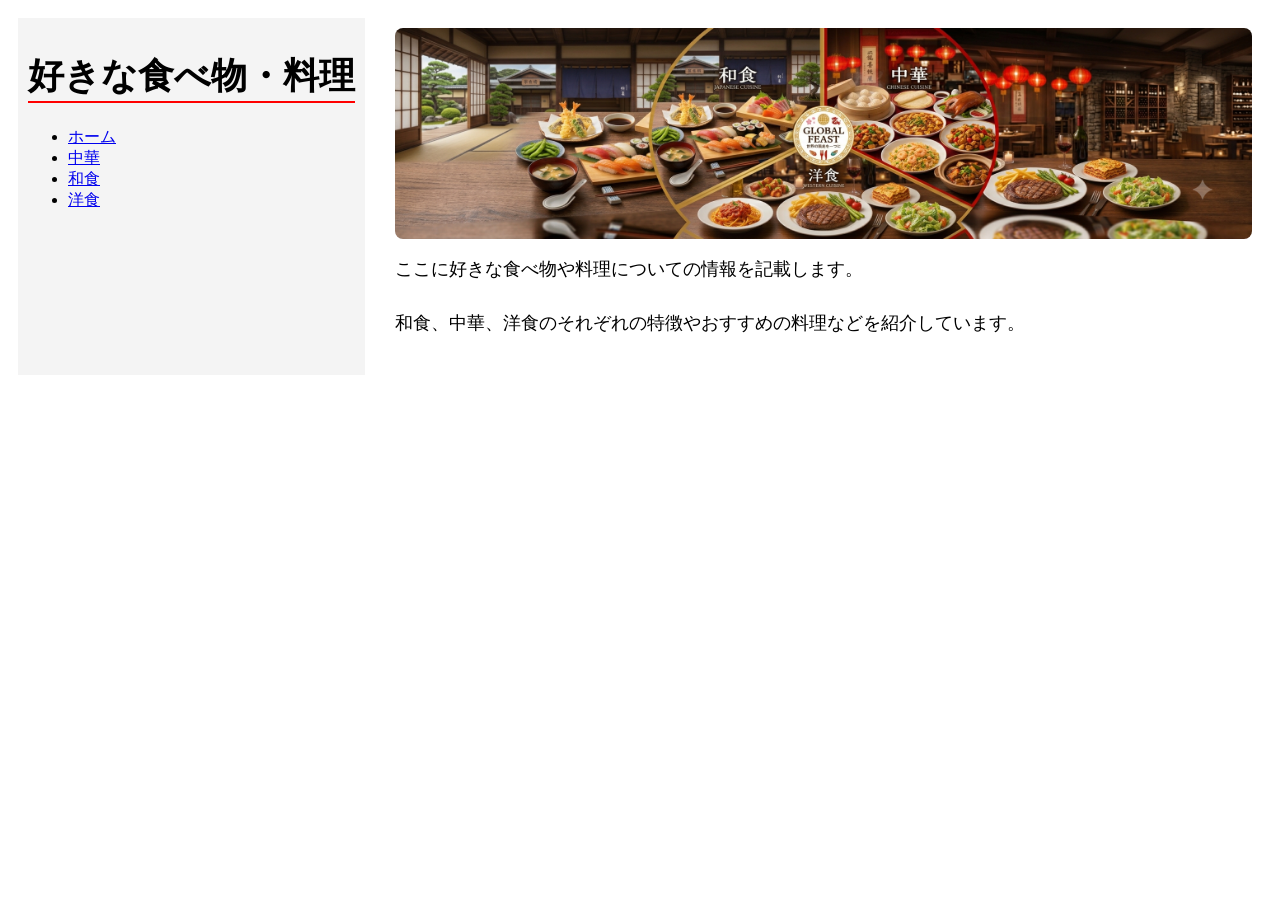
<file: index.html>
<!DOCTYPE html>
<html lang="ja">
    <head>
        <meta charset="UTF-8">
        <title>好きな食べ物・料理</title>
        <link rel="stylesheet" type="text/css" href="./CSS/index.css">
    </head>
    <body>
        <div id="container">
            <div class="sidebar">
                <h1>好きな食べ物・料理</h1>
                <ul>
                    <li><a href="./index.html">ホーム</a></li>
                    <li><a href="./tyuka.html">中華</a></li>
                    <li><a href="./wasyoku.html">和食</a></li>
                    <li><a href="./yosyoku.html">洋食</a></li>
                </ul>
            </div>
            <div class="content">
                <div class="header">
                    <img src="images/Gemini_Generated_Image_63cdx963cdx963cd.png" alt="和食、中華、洋食が3つの区画に分けられて一つの画像に表示されている">
                </div>
                <p>ここに好きな食べ物や料理についての情報を記載します。</p>
                <p>和食、中華、洋食のそれぞれの特徴やおすすめの料理などを紹介しています。</p>
            </div>
        </div>
    </body>
</html>
</file>
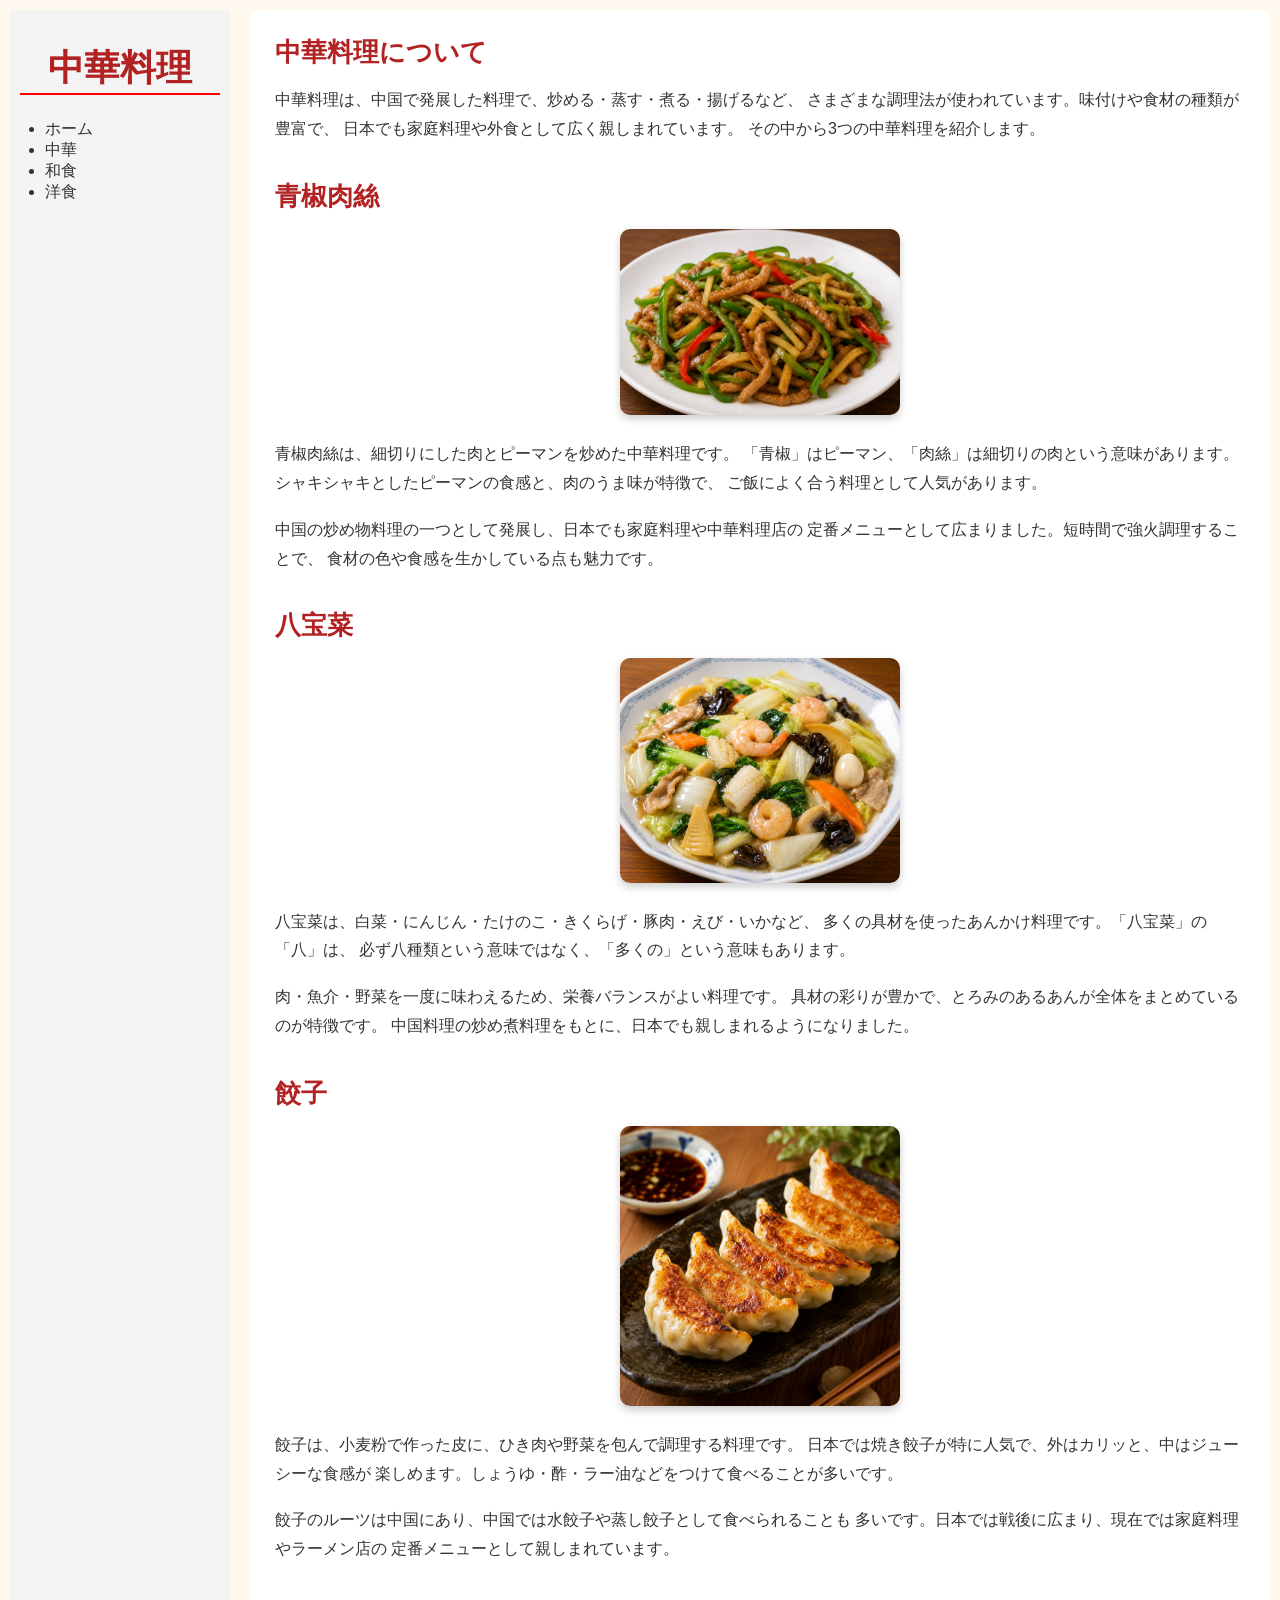
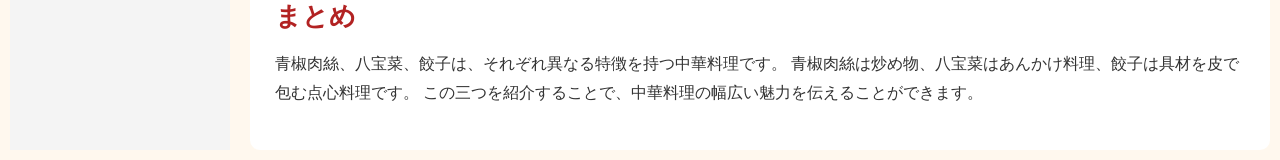
<file: tyuka.html>
<!DOCTYPE html>
<html lang="ja">
    <head>
        <meta charset="UTF-8">
        <title>中華料理</title>
        <link rel="stylesheet" type="text/css" href="./CSS/tyuka.css">
    </head>

    <body>
        <div id="container">
            <div class="sidebar">
                <h1>中華料理</h1>
                <ul>
                    <li><a href="./index.html">ホーム</a></li>
                    <li><a href="./tyuka.html">中華</a></li>
                    <li><a href="./wasyoku.html">和食</a></li>
                    <li><a href="./yosyoku.html">洋食</a></li>
                </ul>
            </div>

            <div class="content">
                <h2>中華料理について</h2>
                <p>
                    中華料理は、中国で発展した料理で、炒める・蒸す・煮る・揚げるなど、
                    さまざまな調理法が使われています。味付けや食材の種類が豊富で、
                    日本でも家庭料理や外食として広く親しまれています。
                    その中から3つの中華料理を紹介します。
                </p>

                <h2>青椒肉絲</h2>
                <img src="./images/tinjaoro-su.png" alt="青椒肉絲" class="food-img">
                <p>
                    青椒肉絲は、細切りにした肉とピーマンを炒めた中華料理です。
                    「青椒」はピーマン、「肉絲」は細切りの肉という意味があります。
                    シャキシャキとしたピーマンの食感と、肉のうま味が特徴で、
                    ご飯によく合う料理として人気があります。
                </p>
                <p>
                    中国の炒め物料理の一つとして発展し、日本でも家庭料理や中華料理店の
                    定番メニューとして広まりました。短時間で強火調理することで、
                    食材の色や食感を生かしている点も魅力です。
                </p>

                <h2>八宝菜</h2>
                <img src="./images/happousai.png" alt="八宝菜" class="food-img">
                <p>
                    八宝菜は、白菜・にんじん・たけのこ・きくらげ・豚肉・えび・いかなど、
                    多くの具材を使ったあんかけ料理です。「八宝菜」の「八」は、
                    必ず八種類という意味ではなく、「多くの」という意味もあります。
                </p>
                <p>
                    肉・魚介・野菜を一度に味わえるため、栄養バランスがよい料理です。
                    具材の彩りが豊かで、とろみのあるあんが全体をまとめているのが特徴です。
                    中国料理の炒め煮料理をもとに、日本でも親しまれるようになりました。
                </p>

                <h2>餃子</h2>
                <img src="./images/gyoza.png" alt="餃子" class="food-img">
                <p>
                    餃子は、小麦粉で作った皮に、ひき肉や野菜を包んで調理する料理です。
                    日本では焼き餃子が特に人気で、外はカリッと、中はジューシーな食感が
                    楽しめます。しょうゆ・酢・ラー油などをつけて食べることが多いです。
                </p>
                <p>
                    餃子のルーツは中国にあり、中国では水餃子や蒸し餃子として食べられることも
                    多いです。日本では戦後に広まり、現在では家庭料理やラーメン店の
                    定番メニューとして親しまれています。
                </p>

                <h2>まとめ</h2>
                <p>
                    青椒肉絲、八宝菜、餃子は、それぞれ異なる特徴を持つ中華料理です。
                    青椒肉絲は炒め物、八宝菜はあんかけ料理、餃子は具材を皮で包む点心料理です。
                    この三つを紹介することで、中華料理の幅広い魅力を伝えることができます。
                </p>
            </div>
        </div>
    </body>
</html>
</file>
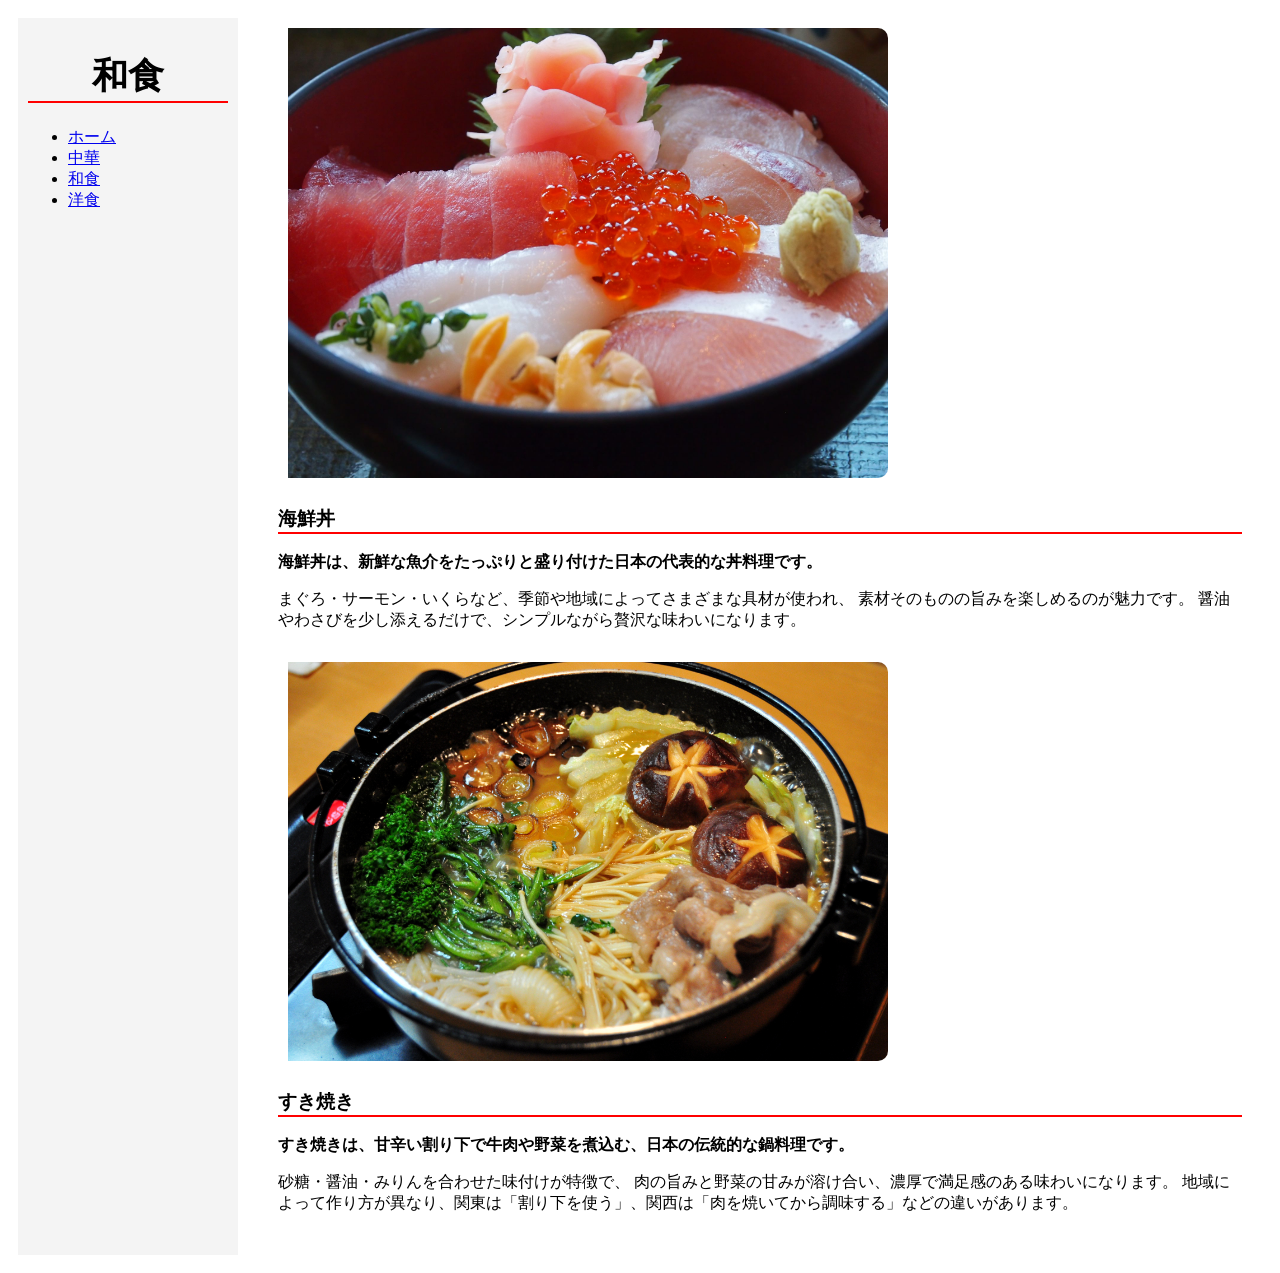
<file: wasyoku.html>
<!DOCTYPE html>
<html lang="ja">
    <head>
        <meta charset="UTF-8">
        <title>和食</title>
        <link rel="stylesheet" type="text/css" href="./CSS/wasyoku.css">
    </head>
    <body>
        <div id="container">
            <div class="sidebar">
                <h1>和食</h1>
                <ul>
                    <li><a href="./index.html">ホーム</a></li>
                    <li><a href="./tyuka.html">中華</a></li>
                    <li><a href="./wasyoku.html">和食</a></li>
                    <li><a href="./yosyoku.html">洋食</a></li>
                </ul>
            </div>
            <div class="content">
                <img src="./images/fish.jpg">
            <div class="explanation">
                <h3>海鮮丼</h3>
                <p><strong>海鮮丼は、新鮮な魚介をたっぷりと盛り付けた日本の代表的な丼料理です。</strong>  
<p>まぐろ・サーモン・いくらなど、季節や地域によってさまざまな具材が使われ、
素材そのものの旨みを楽しめるのが魅力です。
醤油やわさびを少し添えるだけで、シンプルながら贅沢な味わいになります。</p></p>
</div>

                <img src="./images/sukiyaki.jpg">
                <div class="explanation">
                <h3>すき焼き</h3>
                <p><strong>すき焼きは、甘辛い割り下で牛肉や野菜を煮込む、日本の伝統的な鍋料理です。</strong>
<p>砂糖・醤油・みりんを合わせた味付けが特徴で、
肉の旨みと野菜の甘みが溶け合い、濃厚で満足感のある味わいになります。
地域によって作り方が異なり、関東は「割り下を使う」、関西は「肉を焼いてから調味する」などの違いがあります。</p></p>
</div>


            </div>
        </div>
    </body>
</html>
</file>
<file: CSS/index.css>
#container {
    display: flex;
    flex-direction: row;
}

.sidebar {
    position: sticky;
    top: 10px;
    width: auto; 
    min-width: 200px;
    background-color: #f4f4f4;
    margin: 10px 10px 10px 10px;
    padding: 10px;
}

.sidebar h1 {
    white-space: nowrap;
    text-align: center;
    font-size: 36px;
    border-bottom: 2px solid #ff0000;
}

.content {
    flex: 1;
    margin: 10px 10px 10px 10px;
    padding: 10px;
}

.header {
    max-height: 280px;
    overflow: hidden;
    width: 100%;
    border-radius: 8px;
    margin-bottom: 16px;
}

.header img {
    width: 100%;
    height: auto;
    display: block;
    object-fit: cover;

}

.content img {
    max-width: 100%;
    height: auto;
    display: block;
    margin: 0 auto;
}

.content p {
    font-size: 18px;
    margin-bottom: 30px;
}
</file>
<file: CSS/tyuka.css>
body {
    margin: 0;
    font-family: "Yu Gothic", "Meiryo", sans-serif;
    background-color: #fff8ee;
    color: #333333;
}

#container {
    display: flex;
    flex-direction: row;
}

.sidebar {
    position: sticky;
    top: 10px;
    width: auto;
    min-width: 200px;
    background-color: #f4f4f4;
    margin: 10px;
    padding: 10px;
}

.sidebar h1 {
    white-space: nowrap;
    text-align: center;
    font-size: 36px;
    color: #b22222;
    border-bottom: 2px solid #ff0000;
}

.sidebar ul {
    padding-left: 25px;
}

.sidebar a {
    color: #333333;
    text-decoration: none;
}

.sidebar a:hover {
    color: #b22222;
    text-decoration: underline;
}

.content {
    flex: 1;
    margin: 10px;
    padding: 25px;
    background-color: #ffffff;
    border-radius: 10px;
}

.content h2 {
    color: #b22222;
    font-size: 26px;
    margin-top: 35px;
    margin-bottom: 15px;
}

.content h2:first-child {
    margin-top: 0;
}

.content p {
    font-size: 16px;
    line-height: 1.8;
    margin-bottom: 18px;
}


.food-img {
    width: 280px;
    max-width: 100%;
    height: auto;
    display: block;
    margin: 15px auto 25px auto;
    border-radius: 10px;
    box-shadow: 0 4px 8px rgba(0, 0, 0, 0.2);
}
</file>
<file: CSS/wasyoku.css>
#container {
    display: flex;
    flex-direction: row;
}

.sidebar {
    position: sticky;
    top: 10px;
    width: auto; 
    min-width: 200px;
    background-color: #f4f4f4;
    margin: 10px 10px 10px 10px;
    padding: 10px;
}

.sidebar h1 {
    white-space: nowrap;
    text-align: center;
    font-size: 36px;
    border-bottom: 2px solid #ff0000;
}

.content {
    flex: 1;
    margin: 10px 10px 10px 10px;
    padding: 10px;
    ;
}

img {
    max-width: 600px;
    width:100%;
    height: auto;
    border-radius: 10px;
    padding-left: 20px;
}

.explanation {
    background-color:white;
    padding : 5px 10px 10px 10px;
    border-bottom: white solid 5px;
}

h3 {
border-bottom: #ff0000 solid 2px;
}
</file>
